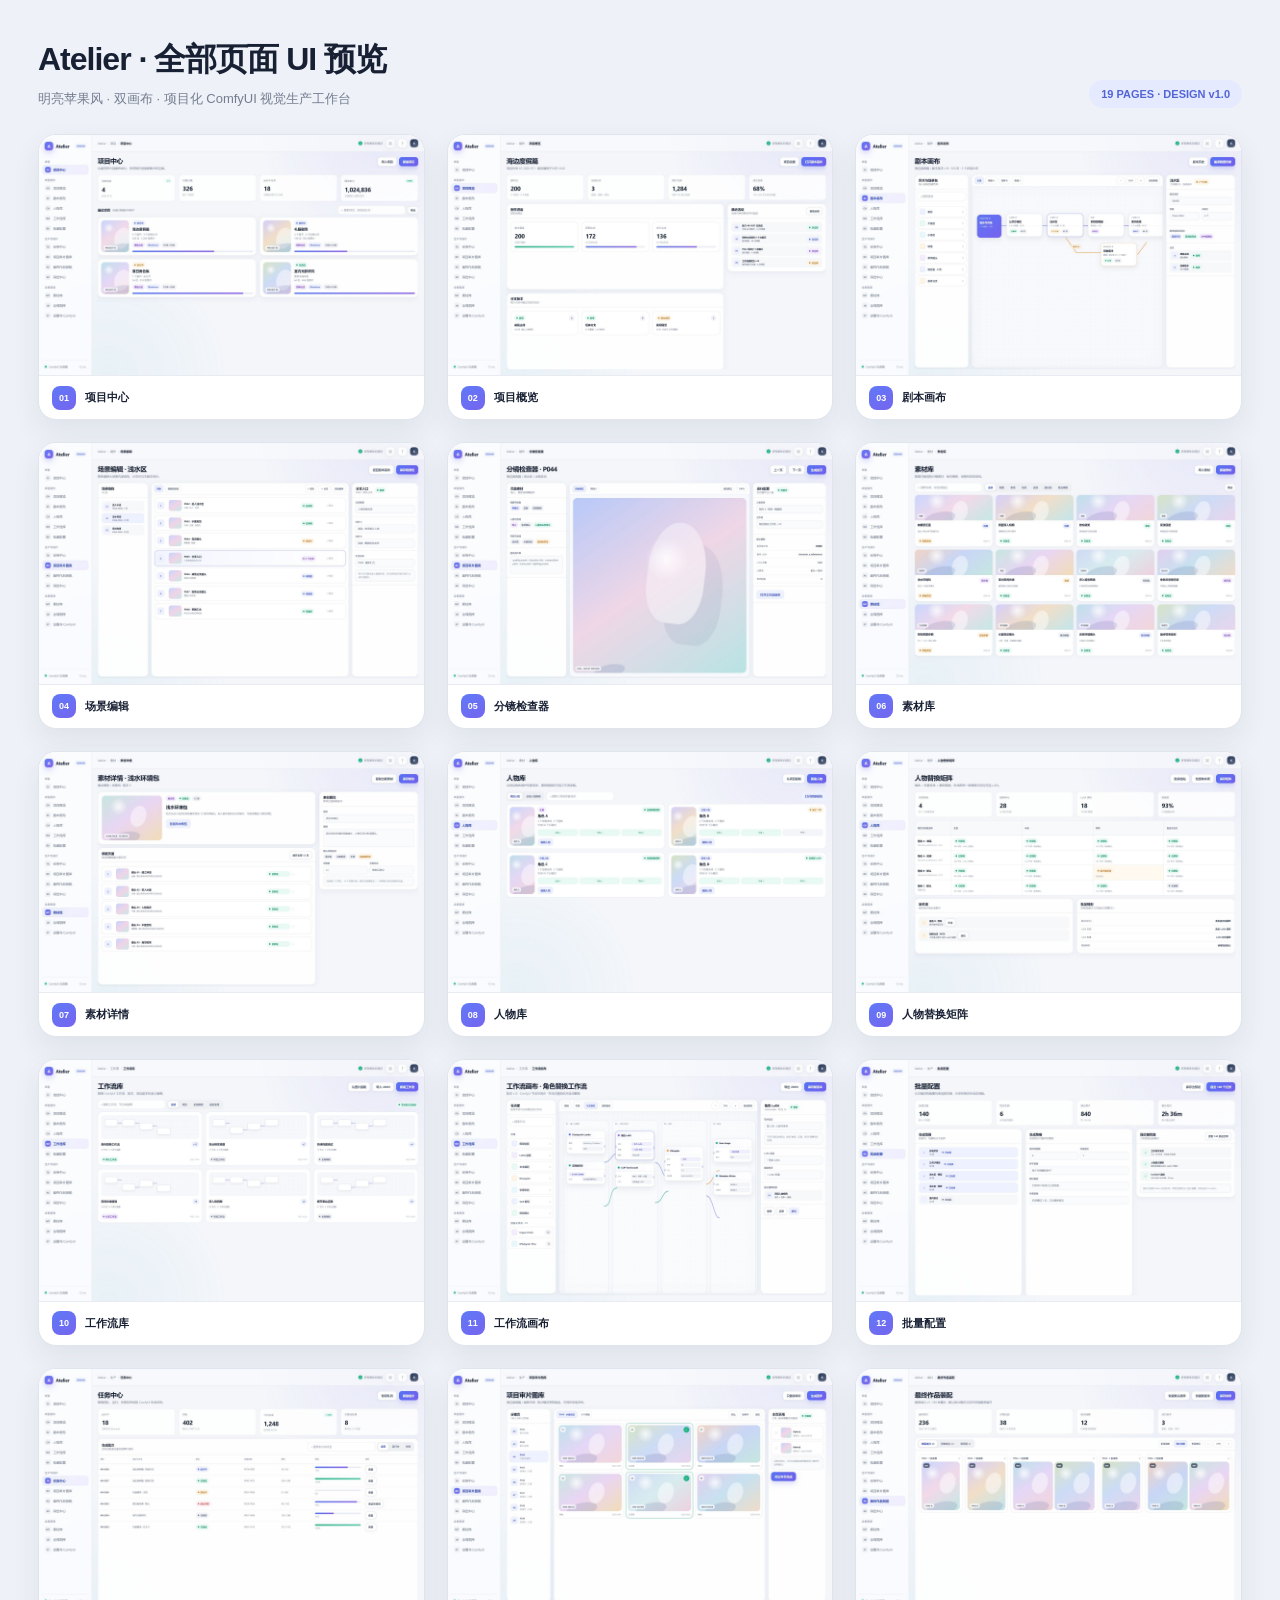
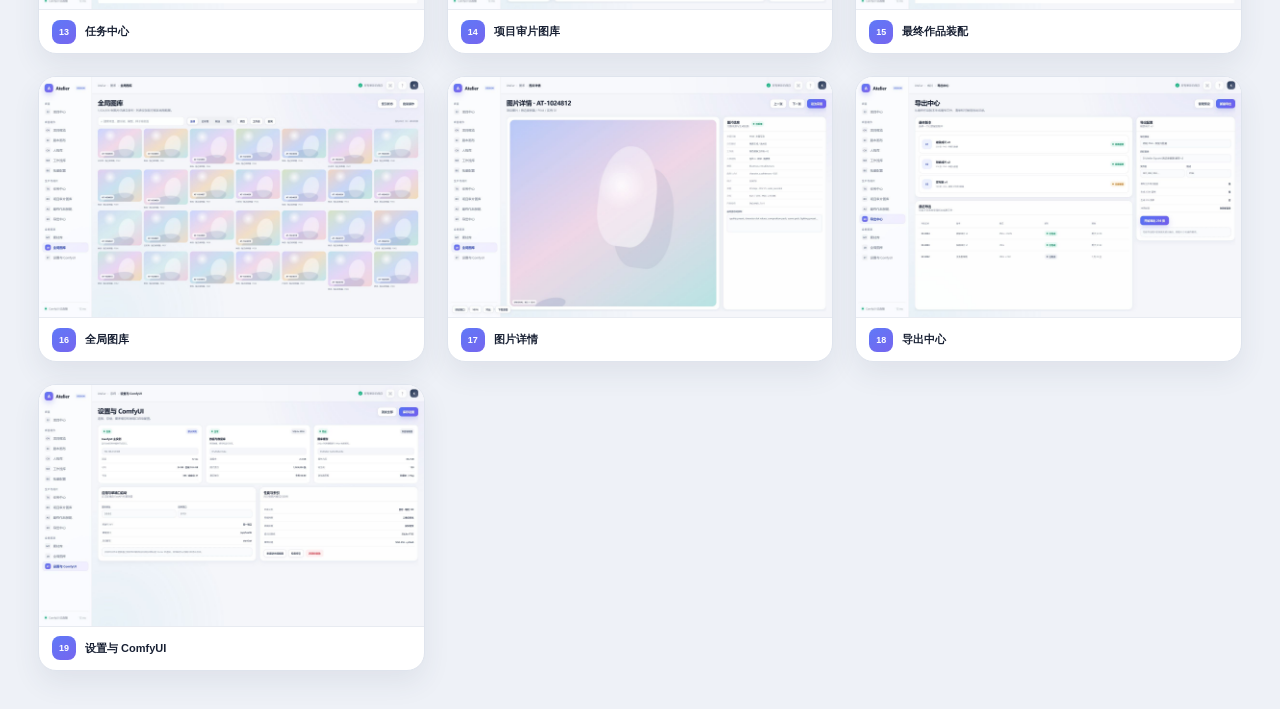
<file: design/ui-preview/contact-sheet.html>
<!doctype html>
<html lang="zh-CN">
<head>
  <meta charset="utf-8" />
  <meta name="viewport" content="width=device-width, initial-scale=1" />
  <title>Atelier 全部页面 UI 预览</title>
  <style>
    :root {
      font-family: Inter, "Segoe UI", "PingFang SC", "Microsoft YaHei", sans-serif;
      color: #182033;
      background: #eef1f7;
    }
    * { box-sizing: border-box; }
    body { margin: 0; padding: 38px; }
    header {
      display: flex;
      align-items: end;
      justify-content: space-between;
      margin-bottom: 26px;
    }
    h1 { margin: 0; font-size: 32px; letter-spacing: -1px; }
    p { margin: 8px 0 0; color: #747d91; font-size: 13px; }
    .badge {
      padding: 8px 12px;
      border-radius: 999px;
      color: #5265d6;
      font-size: 11px;
      font-weight: 700;
      background: #e6eaff;
    }
    main {
      display: grid;
      grid-template-columns: repeat(3, minmax(0, 1fr));
      gap: 22px;
    }
    figure {
      margin: 0;
      overflow: hidden;
      border: 1px solid #dfe4ed;
      border-radius: 18px;
      background: #fff;
      box-shadow: 0 12px 28px rgba(48, 60, 88, 0.08);
    }
    img {
      display: block;
      width: 100%;
      aspect-ratio: 16 / 10;
      object-fit: cover;
      object-position: top left;
      background: #f7f8fb;
    }
    figcaption {
      display: flex;
      align-items: center;
      gap: 9px;
      height: 44px;
      padding: 0 13px;
      border-top: 1px solid #e8ebf1;
      font-size: 11px;
      font-weight: 680;
    }
    .no {
      display: grid;
      place-items: center;
      width: 24px;
      height: 24px;
      border-radius: 8px;
      color: #fff;
      font-size: 9px;
      background: linear-gradient(145deg, #5f79f7, #7665ef);
    }
  </style>
</head>
<body>
  <header>
    <div><h1>Atelier · 全部页面 UI 预览</h1><p>明亮苹果风 · 双画布 · 项目化 ComfyUI 视觉生产工作台</p></div>
    <span class="badge">19 PAGES · DESIGN v1.0</span>
  </header>
  <main>
    <figure><img src="./screenshots/01-projects.png" /><figcaption><span class="no">01</span>项目中心</figcaption></figure>
    <figure><img src="./screenshots/02-overview.png" /><figcaption><span class="no">02</span>项目概览</figcaption></figure>
    <figure><img src="./screenshots/03-story-canvas.png" /><figcaption><span class="no">03</span>剧本画布</figcaption></figure>
    <figure><img src="./screenshots/04-scene-editor.png" /><figcaption><span class="no">04</span>场景编辑</figcaption></figure>
    <figure><img src="./screenshots/05-shot-inspector.png" /><figcaption><span class="no">05</span>分镜检查器</figcaption></figure>
    <figure><img src="./screenshots/06-materials.png" /><figcaption><span class="no">06</span>素材库</figcaption></figure>
    <figure><img src="./screenshots/07-material-detail.png" /><figcaption><span class="no">07</span>素材详情</figcaption></figure>
    <figure><img src="./screenshots/08-characters.png" /><figcaption><span class="no">08</span>人物库</figcaption></figure>
    <figure><img src="./screenshots/09-character-matrix.png" /><figcaption><span class="no">09</span>人物替换矩阵</figcaption></figure>
    <figure><img src="./screenshots/10-workflows.png" /><figcaption><span class="no">10</span>工作流库</figcaption></figure>
    <figure><img src="./screenshots/11-workflow-canvas.png" /><figcaption><span class="no">11</span>工作流画布</figcaption></figure>
    <figure><img src="./screenshots/12-batch.png" /><figcaption><span class="no">12</span>批量配置</figcaption></figure>
    <figure><img src="./screenshots/13-tasks.png" /><figcaption><span class="no">13</span>任务中心</figcaption></figure>
    <figure><img src="./screenshots/14-review.png" /><figcaption><span class="no">14</span>项目审片图库</figcaption></figure>
    <figure><img src="./screenshots/15-assembly.png" /><figcaption><span class="no">15</span>最终作品装配</figcaption></figure>
    <figure><img src="./screenshots/16-library.png" /><figcaption><span class="no">16</span>全局图库</figcaption></figure>
    <figure><img src="./screenshots/17-image-detail.png" /><figcaption><span class="no">17</span>图片详情</figcaption></figure>
    <figure><img src="./screenshots/18-export.png" /><figcaption><span class="no">18</span>导出中心</figcaption></figure>
    <figure><img src="./screenshots/19-settings.png" /><figcaption><span class="no">19</span>设置与 ComfyUI</figcaption></figure>
  </main>
</body>
</html>
</file>
